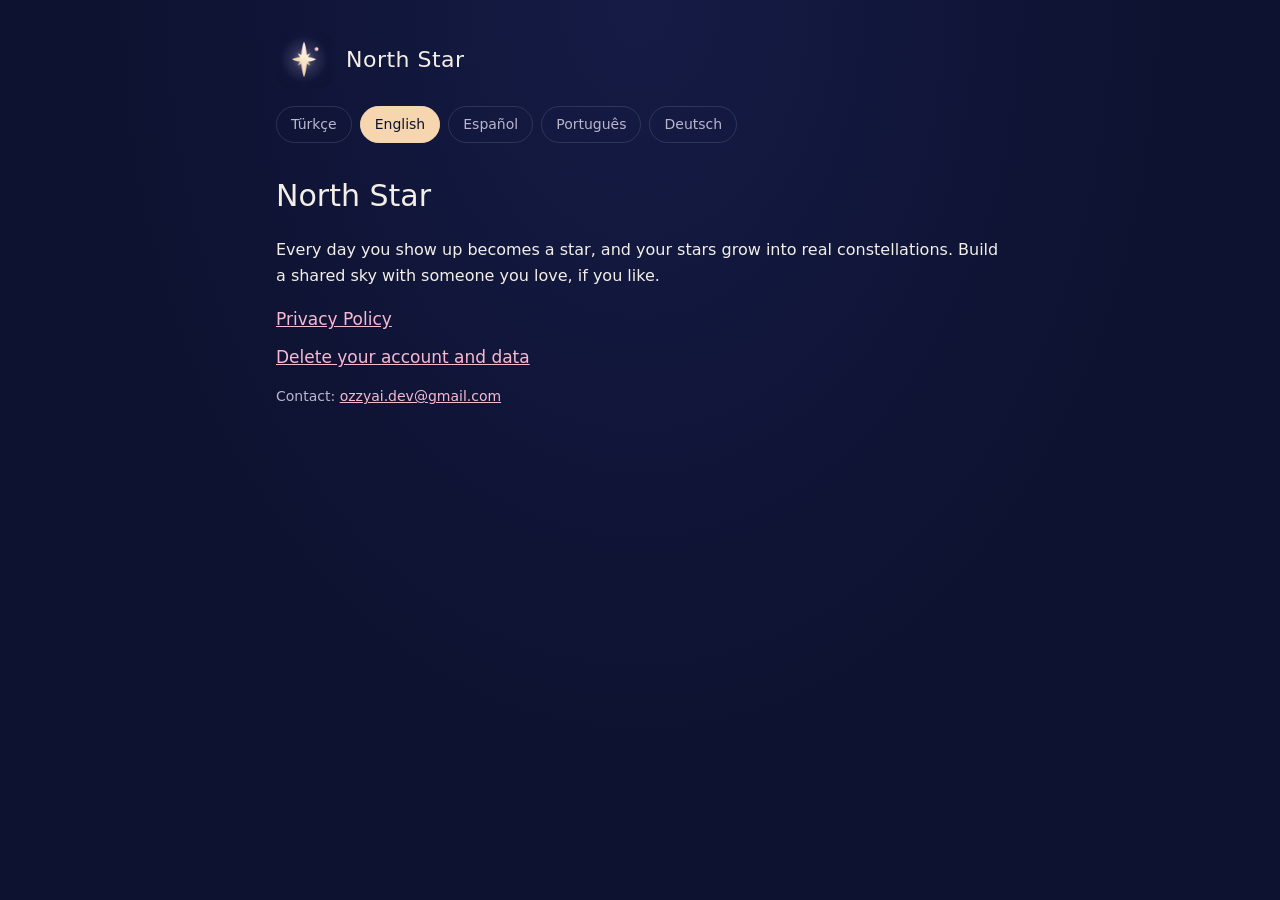
<file: index.html>
<!doctype html>
<html lang="en">
<head>
<meta charset="utf-8">
<meta name="viewport" content="width=device-width, initial-scale=1">
<title>North Star</title>
<link rel="icon" href="icon.png">
<link rel="stylesheet" href="style.css">
</head>
<body>
<main>
<header><img src="icon.png" alt=""><span class="name" data-appname>North Star</span></header>
<nav class="langs" aria-label="Language"></nav>

<section lang="tr">
<h1>Kutup Yıldızı</h1>
<p>Her gün yaptığın her şey bir yıldız olur; yıldızların gerçek takımyıldızlara dönüşür. İstersen sevdiğin biriyle ortak bir gökyüzü kurarsın.</p>
<div class="links"><a href="privacy.html?lang=tr">Gizlilik Politikası</a><a href="delete-account.html?lang=tr">Hesabını ve verilerini sil</a></div>
<p class="muted">İletişim: <a data-email></a></p>
</section>

<section lang="en">
<h1>North Star</h1>
<p>Every day you show up becomes a star, and your stars grow into real constellations. Build a shared sky with someone you love, if you like.</p>
<div class="links"><a href="privacy.html?lang=en">Privacy Policy</a><a href="delete-account.html?lang=en">Delete your account and data</a></div>
<p class="muted">Contact: <a data-email></a></p>
</section>

<section lang="es">
<h1>Estrella Polar</h1>
<p>Cada día que cumples se convierte en una estrella, y tus estrellas forman constelaciones reales. Si quieres, crea un cielo compartido con alguien que quieres.</p>
<div class="links"><a href="privacy.html?lang=es">Política de privacidad</a><a href="delete-account.html?lang=es">Eliminar tu cuenta y tus datos</a></div>
<p class="muted">Contacto: <a data-email></a></p>
</section>

<section lang="pt">
<h1>Estrela Polar</h1>
<p>Cada dia que você cumpre vira uma estrela, e suas estrelas formam constelações reais. Se quiser, crie um céu compartilhado com alguém que você ama.</p>
<div class="links"><a href="privacy.html?lang=pt">Política de privacidade</a><a href="delete-account.html?lang=pt">Excluir sua conta e seus dados</a></div>
<p class="muted">Contato: <a data-email></a></p>
</section>

<section lang="de">
<h1>Polarstern</h1>
<p>Jeder Tag, an dem du dranbleibst, wird zu einem Stern, und deine Sterne wachsen zu echten Sternbildern. Wenn du magst, baust du mit einem lieben Menschen einen gemeinsamen Himmel.</p>
<div class="links"><a href="privacy.html?lang=de">Datenschutzerklärung</a><a href="delete-account.html?lang=de">Konto und Daten löschen</a></div>
<p class="muted">Kontakt: <a data-email></a></p>
</section>
</main>
<script src="site.js"></script>
</body>
</html>
</file>
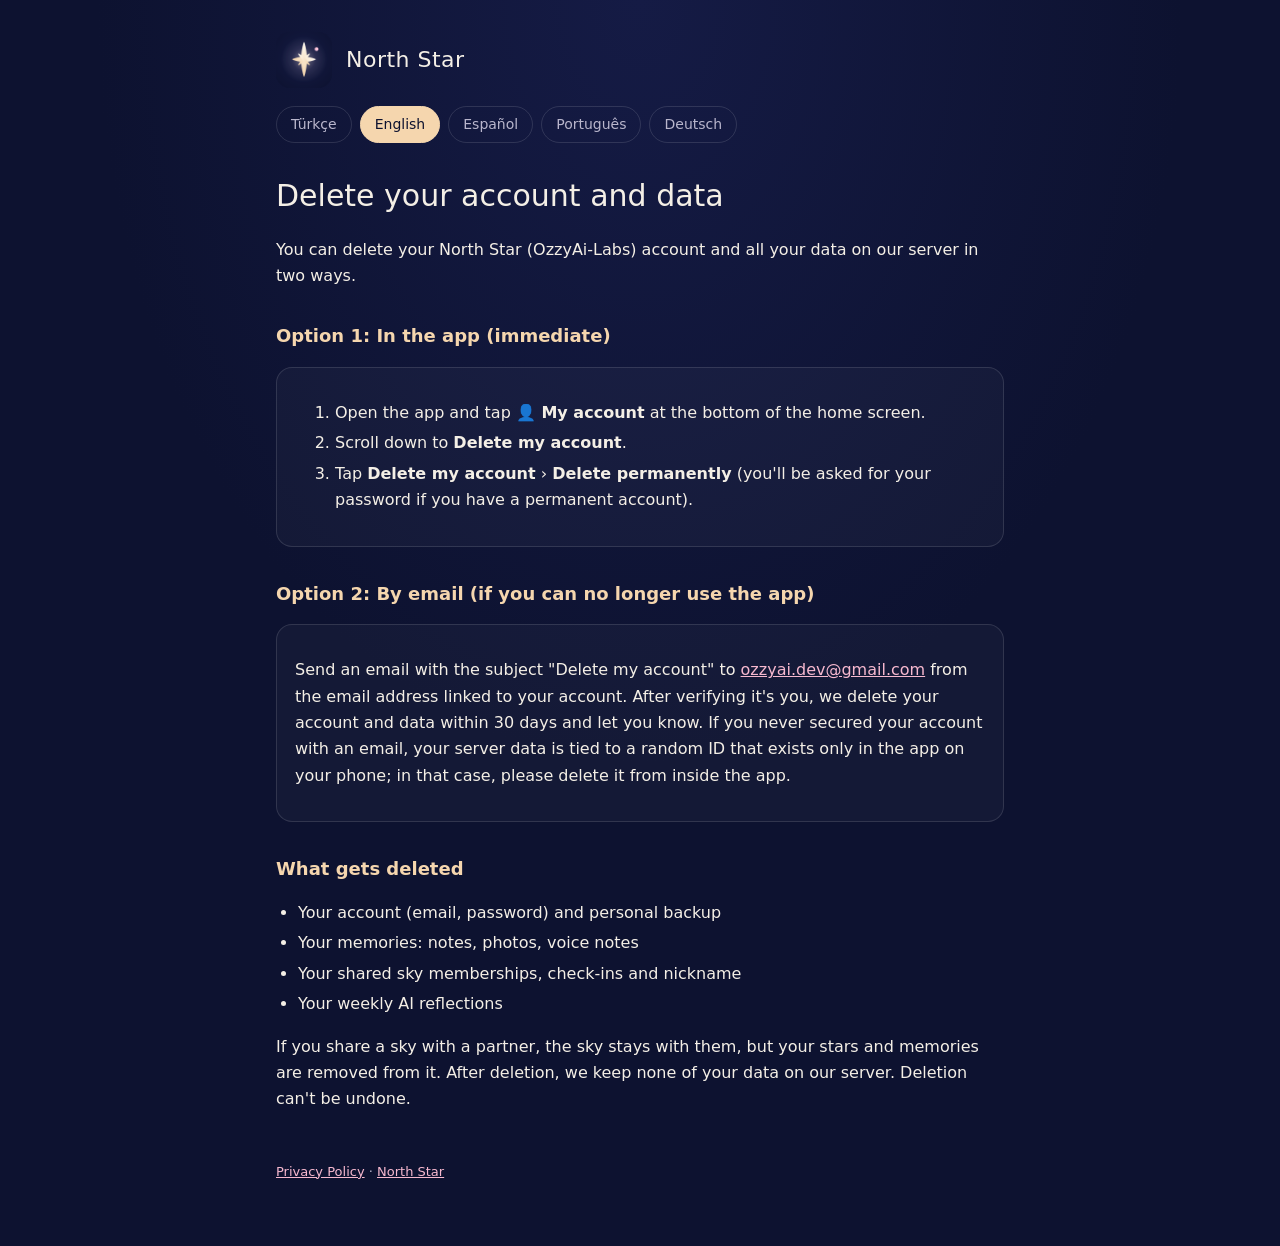
<file: delete-account.html>
<!doctype html>
<html lang="en">
<head>
<meta charset="utf-8">
<meta name="viewport" content="width=device-width, initial-scale=1">
<title>Delete your account · North Star</title>
<link rel="icon" href="icon.png">
<link rel="stylesheet" href="style.css">
</head>
<body>
<main>
<header><img src="icon.png" alt=""><span class="name" data-appname>North Star</span></header>
<nav class="langs" aria-label="Language"></nav>

<section lang="tr">
<h1>Hesabını ve verilerini sil</h1>
<p>Kutup Yıldızı (<span data-developer></span>) hesabını ve sunucudaki tüm verilerini iki yoldan silebilirsin.</p>

<h2>Yol 1: Uygulamanın içinden (hemen)</h2>
<div class="card">
<ol>
<li>Uygulamayı aç ve ana ekranın altındaki <strong>👤 Hesabım</strong>'a dokun.</li>
<li>En alttaki <strong>Hesabımı sil</strong> bölümüne in.</li>
<li><strong>Hesabımı sil</strong> › <strong>Kalıcı olarak sil</strong>'e dokun (kalıcı hesabın varsa şifren istenir).</li>
</ol>
</div>

<h2>Yol 2: E-postayla (uygulamayı artık kullanamıyorsan)</h2>
<div class="card">
<p><a data-email></a> adresine, hesabına bağlı e-posta adresinden "Hesabımı sil" konulu bir e-posta gönder. Kimliğini doğruladıktan sonra hesabını ve verilerini en geç 30 gün içinde siler, sana haber veririz. Hesabını e-postayla hiç güvenceye almadıysan, sunucudaki verilerin rastgele bir kimliğe bağlıdır ve bu kimlik sadece telefonundaki uygulamada bulunur; bu durumda silme işlemini uygulamanın içinden yapman gerekir.</p>
</div>

<h2>Neler silinir</h2>
<ul>
<li>Hesabın (e-posta, şifre) ve kişisel yedeğin</li>
<li>Anıların: notlar, fotoğraflar, ses kayıtları</li>
<li>Ortak gökyüzü üyeliklerin, işaretlerin ve takma adın</li>
<li>Yapay zekâ haftalık yorumların</li>
</ul>
<p>Ortak bir gökyüzünü bir partnerle paylaşıyorsan gökyüzü partnerinde kalır, ama senin yıldızların ve anıların oradan da silinir. Silme sonrasında sunucuda hiçbir verini tutmayız. Silme geri alınamaz.</p>
</section>

<section lang="en">
<h1>Delete your account and data</h1>
<p>You can delete your North Star (<span data-developer></span>) account and all your data on our server in two ways.</p>

<h2>Option 1: In the app (immediate)</h2>
<div class="card">
<ol>
<li>Open the app and tap <strong>👤 My account</strong> at the bottom of the home screen.</li>
<li>Scroll down to <strong>Delete my account</strong>.</li>
<li>Tap <strong>Delete my account</strong> › <strong>Delete permanently</strong> (you'll be asked for your password if you have a permanent account).</li>
</ol>
</div>

<h2>Option 2: By email (if you can no longer use the app)</h2>
<div class="card">
<p>Send an email with the subject "Delete my account" to <a data-email></a> from the email address linked to your account. After verifying it's you, we delete your account and data within 30 days and let you know. If you never secured your account with an email, your server data is tied to a random ID that exists only in the app on your phone; in that case, please delete it from inside the app.</p>
</div>

<h2>What gets deleted</h2>
<ul>
<li>Your account (email, password) and personal backup</li>
<li>Your memories: notes, photos, voice notes</li>
<li>Your shared sky memberships, check-ins and nickname</li>
<li>Your weekly AI reflections</li>
</ul>
<p>If you share a sky with a partner, the sky stays with them, but your stars and memories are removed from it. After deletion, we keep none of your data on our server. Deletion can't be undone.</p>
</section>

<section lang="es">
<h1>Eliminar tu cuenta y tus datos</h1>
<p>Puedes eliminar tu cuenta de Estrella Polar (<span data-developer></span>) y todos tus datos de nuestro servidor de dos maneras.</p>

<h2>Opción 1: En la app (inmediato)</h2>
<div class="card">
<ol>
<li>Abre la app y toca <strong>👤 Mi cuenta</strong> en la parte inferior de la pantalla principal.</li>
<li>Baja hasta <strong>Eliminar mi cuenta</strong>.</li>
<li>Toca <strong>Eliminar mi cuenta</strong> › <strong>Eliminar para siempre</strong> (si tienes una cuenta permanente, se te pedirá la contraseña).</li>
</ol>
</div>

<h2>Opción 2: Por correo (si ya no puedes usar la app)</h2>
<div class="card">
<p>Envía un correo con el asunto "Eliminar mi cuenta" a <a data-email></a> desde el correo vinculado a tu cuenta. Tras verificar tu identidad, eliminamos tu cuenta y tus datos en un plazo de 30 días y te avisamos. Si nunca aseguraste tu cuenta con un correo, tus datos en el servidor están ligados a un identificador aleatorio que solo existe en la app de tu teléfono; en ese caso, elimínala desde la app.</p>
</div>

<h2>Qué se elimina</h2>
<ul>
<li>Tu cuenta (correo, contraseña) y tu copia de seguridad</li>
<li>Tus recuerdos: notas, fotos, notas de voz</li>
<li>Tus cielos compartidos, marcas y apodo</li>
<li>Tus reflexiones semanales de la IA</li>
</ul>
<p>Si compartes un cielo con tu pareja, el cielo sigue con ella, pero tus estrellas y recuerdos se eliminan de él. Tras la eliminación, no conservamos ningún dato tuyo en el servidor. La eliminación no se puede deshacer.</p>
</section>

<section lang="pt">
<h1>Excluir sua conta e seus dados</h1>
<p>Você pode excluir sua conta do Estrela Polar (<span data-developer></span>) e todos os seus dados do nosso servidor de duas formas.</p>

<h2>Opção 1: No app (imediato)</h2>
<div class="card">
<ol>
<li>Abra o app e toque em <strong>👤 Minha conta</strong> na parte de baixo da tela inicial.</li>
<li>Role até <strong>Excluir minha conta</strong>.</li>
<li>Toque em <strong>Excluir minha conta</strong> › <strong>Excluir permanentemente</strong> (se você tiver uma conta permanente, sua senha será pedida).</li>
</ol>
</div>

<h2>Opção 2: Por e-mail (se você não consegue mais usar o app)</h2>
<div class="card">
<p>Envie um e-mail com o assunto "Excluir minha conta" para <a data-email></a> a partir do e-mail vinculado à sua conta. Após confirmar sua identidade, excluímos sua conta e seus dados em até 30 dias e avisamos você. Se você nunca protegeu sua conta com um e-mail, seus dados no servidor estão ligados a um identificador aleatório que só existe no app do seu celular; nesse caso, exclua pelo próprio app.</p>
</div>

<h2>O que é excluído</h2>
<ul>
<li>Sua conta (e-mail, senha) e seu backup</li>
<li>Suas memórias: notas, fotos, notas de voz</li>
<li>Seus céus compartilhados, marcações e apelido</li>
<li>Suas reflexões semanais da IA</li>
</ul>
<p>Se você compartilha um céu com um parceiro, o céu continua com ele, mas suas estrelas e memórias são removidas. Após a exclusão, não mantemos nenhum dado seu no servidor. A exclusão não pode ser desfeita.</p>
</section>

<section lang="de">
<h1>Konto und Daten löschen</h1>
<p>Du kannst dein Polarstern-Konto (<span data-developer></span>) und alle deine Daten auf unserem Server auf zwei Wegen löschen.</p>

<h2>Weg 1: In der App (sofort)</h2>
<div class="card">
<ol>
<li>Öffne die App und tippe unten auf dem Startbildschirm auf <strong>👤 Mein Konto</strong>.</li>
<li>Scrolle nach unten zu <strong>Mein Konto löschen</strong>.</li>
<li>Tippe auf <strong>Mein Konto löschen</strong> › <strong>Endgültig löschen</strong> (bei einem dauerhaften Konto wird dein Passwort abgefragt).</li>
</ol>
</div>

<h2>Weg 2: Per E-Mail (wenn du die App nicht mehr nutzen kannst)</h2>
<div class="card">
<p>Sende eine E-Mail mit dem Betreff „Konto löschen“ an <a data-email></a> von der E-Mail-Adresse, die mit deinem Konto verknüpft ist. Nachdem wir deine Identität geprüft haben, löschen wir dein Konto und deine Daten innerhalb von 30 Tagen und geben dir Bescheid. Hast du dein Konto nie mit einer E-Mail gesichert, sind deine Serverdaten mit einer zufälligen Kennung verknüpft, die nur in der App auf deinem Telefon existiert; lösche sie in diesem Fall bitte in der App.</p>
</div>

<h2>Was gelöscht wird</h2>
<ul>
<li>Dein Konto (E-Mail, Passwort) und dein Backup</li>
<li>Deine Erinnerungen: Notizen, Fotos, Sprachnotizen</li>
<li>Deine gemeinsamen Himmel, Markierungen und dein Spitzname</li>
<li>Deine wöchentlichen KI-Rückblicke</li>
</ul>
<p>Teilst du einen Himmel mit einem Partner, bleibt der Himmel bei ihm, aber deine Sterne und Erinnerungen werden daraus entfernt. Nach der Löschung behalten wir keine deiner Daten auf dem Server. Die Löschung kann nicht rückgängig gemacht werden.</p>
</section>

<footer><a href="privacy.html" data-privacy>Privacy</a> · <a href="index.html" data-appname>North Star</a></footer>
</main>
<script src="site.js"></script>
</body>
</html>
</file>
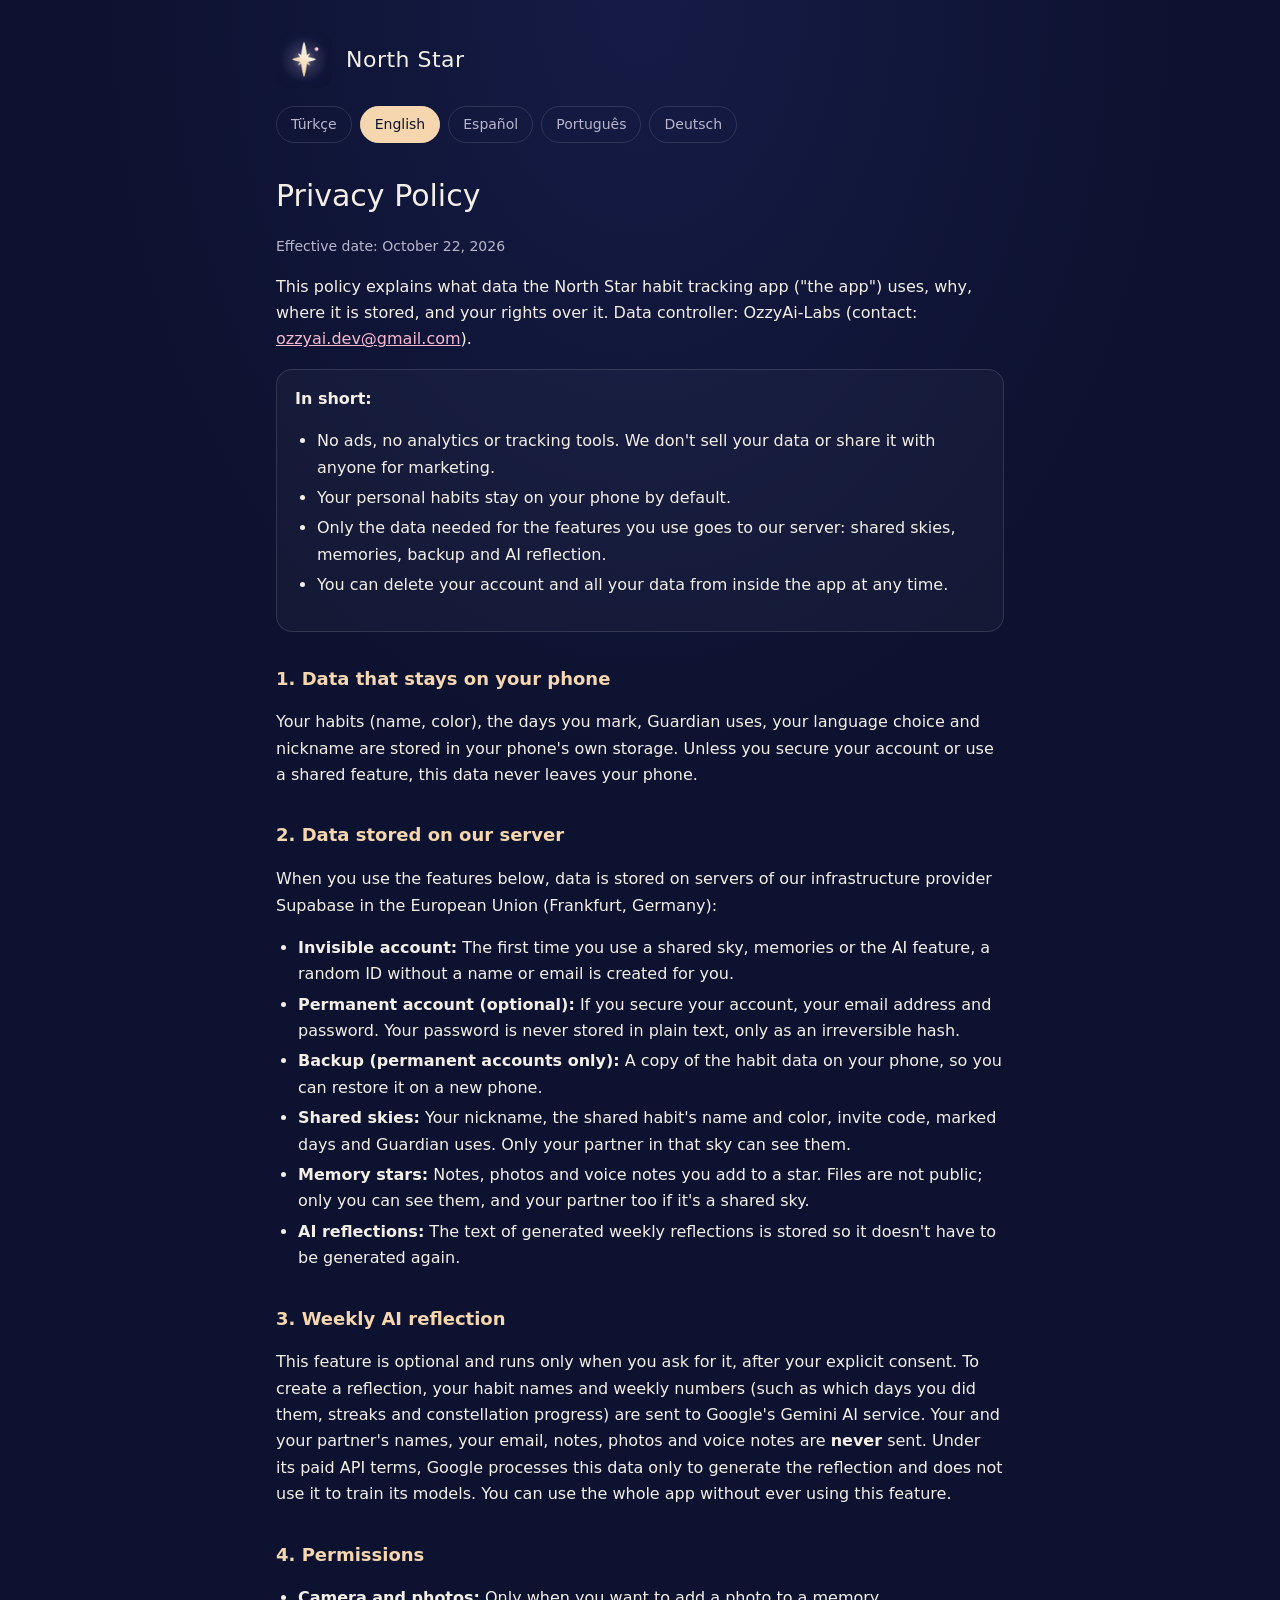
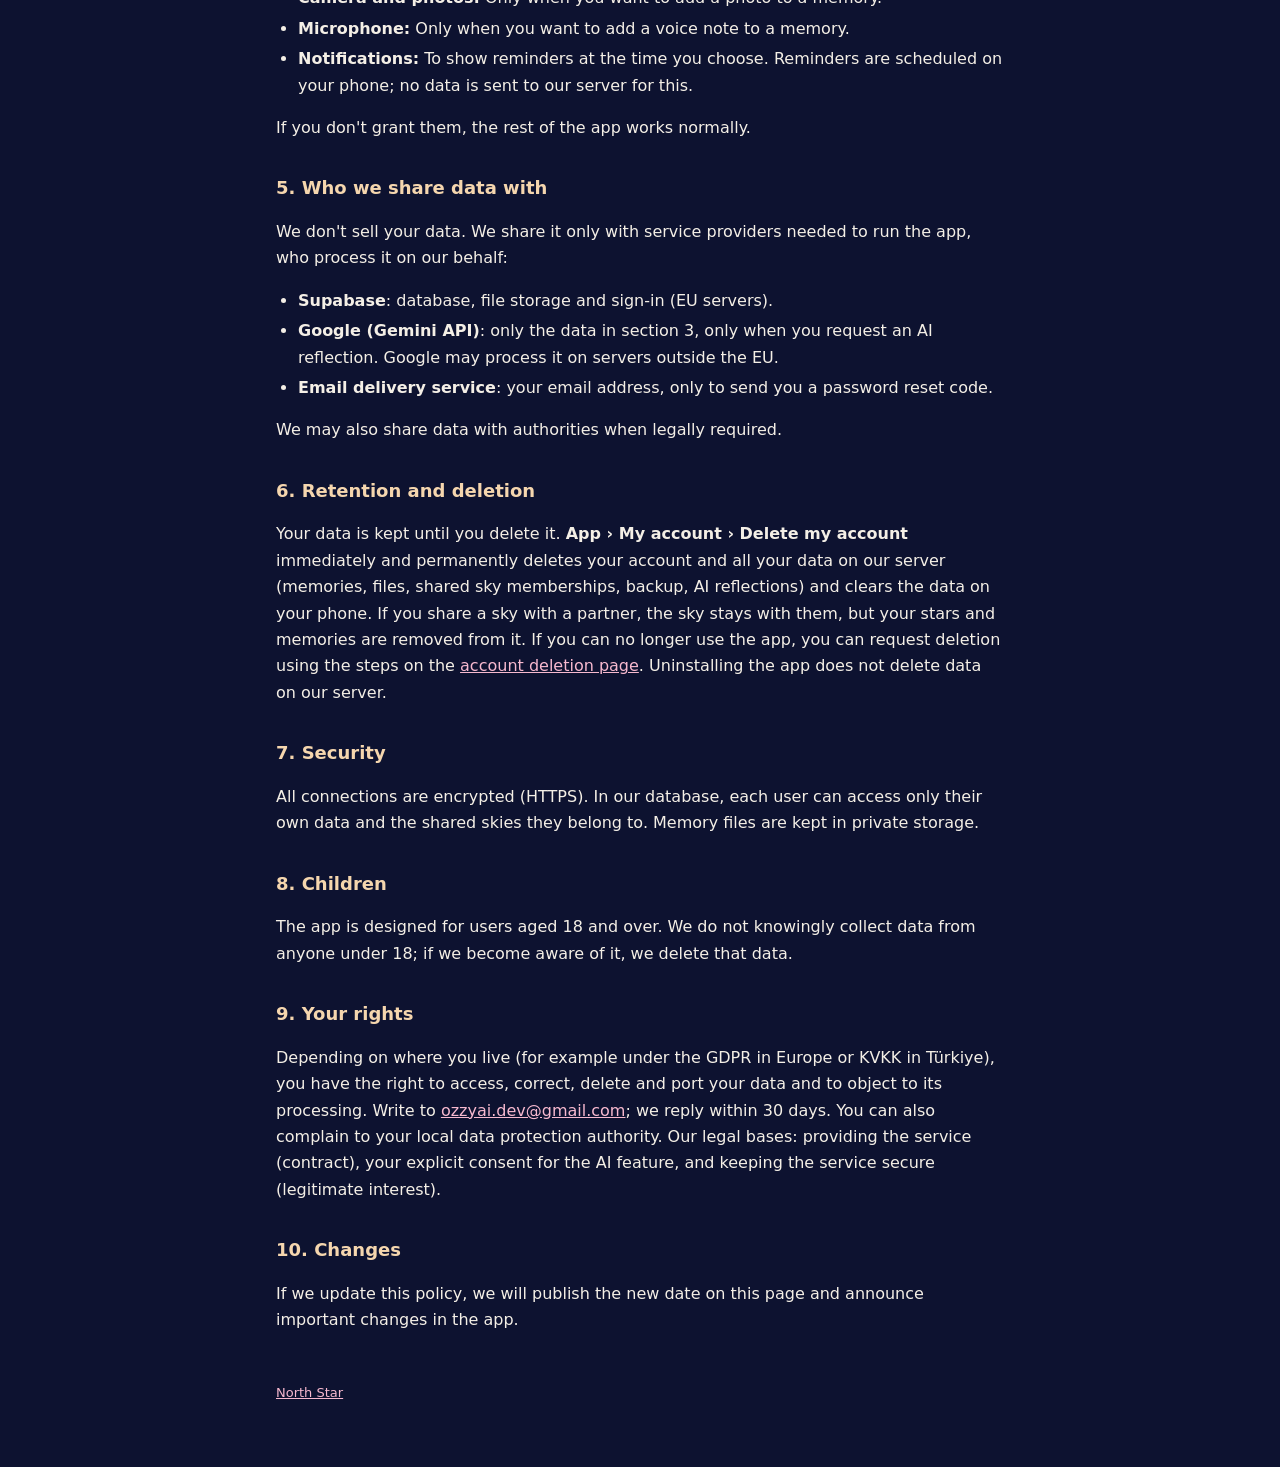
<file: privacy.html>
<!doctype html>
<html lang="en">
<head>
<meta charset="utf-8">
<meta name="viewport" content="width=device-width, initial-scale=1">
<title>Privacy Policy · North Star</title>
<link rel="icon" href="icon.png">
<link rel="stylesheet" href="style.css">
</head>
<body>
<main>
<header><img src="icon.png" alt=""><span class="name" data-appname>North Star</span></header>
<nav class="langs" aria-label="Language"></nav>

<!-- ============================ TÜRKÇE ============================ -->
<section lang="tr">
<h1>Gizlilik Politikası</h1>
<p class="muted">Yürürlük tarihi: 22 Ekim 2026</p>

<p>Bu politika, Kutup Yıldızı alışkanlık takip uygulamasının ("uygulama") hangi verileri neden kullandığını, nerede sakladığını ve senin bu veriler üzerindeki haklarını açıklar. Veri sorumlusu: <span data-developer></span> (iletişim: <a data-email></a>).</p>

<div class="card">
<strong>Kısaca:</strong>
<ul>
<li>Reklam yok, analiz ya da takip aracı yok. Verilerini satmayız ve kimseyle pazarlama için paylaşmayız.</li>
<li>Kişisel alışkanlıkların varsayılan olarak sadece telefonunda durur.</li>
<li>Sunucuya sadece kullandığın özelliklerin gerektirdiği veriler gider: ortak gökyüzü, anılar, yedek ve yapay zekâ yorumu.</li>
<li>Hesabını ve tüm verilerini istediğin an uygulamanın içinden silebilirsin.</li>
</ul>
</div>

<h2>1. Telefonunda kalan veriler</h2>
<p>Alışkanlıkların (ad, renk), işaretlediğin günler, Koruyucu kullanımların, dil seçimin ve takma adın telefonunun kendi hafızasında saklanır. Hesabını güvenceye almadıysan ve ortak bir özellik kullanmadıysan bu veriler telefonundan çıkmaz.</p>

<h2>2. Sunucuda saklanan veriler</h2>
<p>Aşağıdaki özellikleri kullandığında veriler, altyapı sağlayıcımız Supabase'in Avrupa Birliği'ndeki (Frankfurt, Almanya) sunucularında saklanır:</p>
<ul>
<li><strong>Görünmez hesap:</strong> Ortak gökyüzü, anı ya da yapay zekâ özelliğini ilk kullandığında senin için adı ve e-postası olmayan rastgele bir kimlik oluşturulur.</li>
<li><strong>Kalıcı hesap (isteğe bağlı):</strong> Hesabını güvenceye alırsan e-posta adresin ve şifren. Şifren düz metin olarak değil, geri döndürülemez biçimde şifrelenmiş (hash) olarak saklanır.</li>
<li><strong>Yedek (sadece kalıcı hesapta):</strong> Telefondaki alışkanlık verilerinin bir kopyası; telefon değiştirdiğinde geri yükleyebilmen için.</li>
<li><strong>Ortak gökyüzü:</strong> Takma adın, ortak alışkanlığın adı ve rengi, davet kodu, işaretlenen günler ve Koruyucu kullanımları. Bunları sadece o gökyüzündeki partnerin görebilir.</li>
<li><strong>Anı yıldızları:</strong> Bir yıldıza eklediğin not, fotoğraf ve ses kaydı. Dosyalar herkese açık değildir; sadece sen görebilirsin, ortak bir gökyüzündeyse partnerin de görebilir.</li>
<li><strong>Yapay zekâ yorumları:</strong> Oluşturulan haftalık yorumun metni, aynı yorumu tekrar istediğinde yeniden oluşturmamak için saklanır.</li>
</ul>

<h2>3. Yapay zekâ ile haftalık yorum</h2>
<p>Bu özellik isteğe bağlıdır ve sadece sen istediğinde, açık iznini aldıktan sonra çalışır. Yorum oluşturmak için alışkanlıklarının adları ve haftalık sayıları (hangi günler yaptığın, seri, takımyıldız ilerlemesi gibi) Google'ın Gemini yapay zekâ hizmetine gönderilir. Senin ve partnerinin adı, e-postan, notların, fotoğrafların ve ses kayıtların <strong>asla</strong> gönderilmez. Google bu verileri ücretli API koşulları kapsamında yalnızca yorumu oluşturmak için işler ve modellerini eğitmek için kullanmaz. Bu özelliği hiç kullanmadan uygulamanın tamamını kullanabilirsin.</p>

<h2>4. İzinler</h2>
<ul>
<li><strong>Kamera ve fotoğraflar:</strong> Sadece bir anıya fotoğraf eklemek istediğinde.</li>
<li><strong>Mikrofon:</strong> Sadece bir anıya ses kaydı eklemek istediğinde.</li>
<li><strong>Bildirimler:</strong> Seçtiğin saatte hatırlatma göstermek için. Hatırlatmalar telefonunda kurulur; bunun için sunucuya veri gönderilmez.</li>
</ul>
<p>İzin vermezsen uygulamanın geri kalanı normal çalışır.</p>

<h2>5. Verileri kimlerle paylaşıyoruz</h2>
<p>Verilerini satmayız. Sadece uygulamayı çalıştırmak için gereken hizmet sağlayıcılarıyla, bizim adımıza işlemeleri için paylaşırız:</p>
<ul>
<li><strong>Supabase</strong>: veritabanı, dosya deposu ve oturum açma (AB sunucuları).</li>
<li><strong>Google (Gemini API)</strong>: sadece yapay zekâ yorumunu istediğinde, 3. maddedeki veriler. Google bu verileri AB dışındaki sunucularda işleyebilir.</li>
<li><strong>E-posta gönderim hizmeti</strong>: sadece şifre sıfırlama kodunu e-postana göndermek için e-posta adresin.</li>
</ul>
<p>Ayrıca yasal bir zorunluluk olduğunda verileri yetkili makamlarla paylaşabiliriz.</p>

<h2>6. Saklama süresi ve silme</h2>
<p>Verilerin, sen silene kadar saklanır. <strong>Uygulama › Hesabım › Hesabımı sil</strong> ile hesabın ve sunucudaki tüm verilerin (anılar, dosyalar, ortak gökyüzü üyelikleri, yedek, yapay zekâ yorumları) hemen ve kalıcı olarak silinir; telefondaki veriler de temizlenir. Ortak bir gökyüzünü partnerinle paylaşıyorsan gökyüzü partnerinde kalır, ama senin yıldızların ve anıların oradan da silinir. Uygulamayı artık kullanamıyorsan <a href="delete-account.html">hesap silme sayfasındaki</a> adımlarla silme isteyebilirsin. Uygulamayı telefondan kaldırmak, sunucudaki verileri silmez.</p>

<h2>7. Güvenlik</h2>
<p>Tüm bağlantılar şifrelidir (HTTPS). Veritabanında her kullanıcı sadece kendi verisine ve dahil olduğu ortak gökyüzlerine erişebilir. Anı dosyaları gizli bir depoda tutulur.</p>

<h2>8. Çocuklar</h2>
<p>Uygulama 18 yaş ve üzeri kullanıcılar için tasarlanmıştır. 18 yaşından küçüklerden bilerek veri toplamayız; böyle bir durumu fark edersek ilgili verileri sileriz.</p>

<h2>9. Hakların</h2>
<p>Bulunduğun yere göre (Türkiye'de KVKK, Avrupa'da GDPR gibi) verilerine erişme, düzeltme, silme, taşıma ve işlenmesine itiraz etme hakların vardır. Bunun için <a data-email></a> adresine yazabilirsin; en geç 30 gün içinde yanıt veririz. Ayrıca bulunduğun ülkenin veri koruma kurumuna (Türkiye'de Kişisel Verileri Koruma Kurumu) şikâyette bulunabilirsin. Verileri işleme dayanağımız: hizmeti sunmak (sözleşme), yapay zekâ özelliği için açık rızan ve güvenliği sağlamak (meşru menfaat).</p>

<h2>10. Değişiklikler</h2>
<p>Bu politikayı güncellersek yeni tarihi bu sayfada yayımlarız; önemli değişiklikleri uygulama içinde de bildiririz.</p>
</section>

<!-- ============================ ENGLISH ============================ -->
<section lang="en">
<h1>Privacy Policy</h1>
<p class="muted">Effective date: October 22, 2026</p>

<p>This policy explains what data the North Star habit tracking app ("the app") uses, why, where it is stored, and your rights over it. Data controller: <span data-developer></span> (contact: <a data-email></a>).</p>

<div class="card">
<strong>In short:</strong>
<ul>
<li>No ads, no analytics or tracking tools. We don't sell your data or share it with anyone for marketing.</li>
<li>Your personal habits stay on your phone by default.</li>
<li>Only the data needed for the features you use goes to our server: shared skies, memories, backup and AI reflection.</li>
<li>You can delete your account and all your data from inside the app at any time.</li>
</ul>
</div>

<h2>1. Data that stays on your phone</h2>
<p>Your habits (name, color), the days you mark, Guardian uses, your language choice and nickname are stored in your phone's own storage. Unless you secure your account or use a shared feature, this data never leaves your phone.</p>

<h2>2. Data stored on our server</h2>
<p>When you use the features below, data is stored on servers of our infrastructure provider Supabase in the European Union (Frankfurt, Germany):</p>
<ul>
<li><strong>Invisible account:</strong> The first time you use a shared sky, memories or the AI feature, a random ID without a name or email is created for you.</li>
<li><strong>Permanent account (optional):</strong> If you secure your account, your email address and password. Your password is never stored in plain text, only as an irreversible hash.</li>
<li><strong>Backup (permanent accounts only):</strong> A copy of the habit data on your phone, so you can restore it on a new phone.</li>
<li><strong>Shared skies:</strong> Your nickname, the shared habit's name and color, invite code, marked days and Guardian uses. Only your partner in that sky can see them.</li>
<li><strong>Memory stars:</strong> Notes, photos and voice notes you add to a star. Files are not public; only you can see them, and your partner too if it's a shared sky.</li>
<li><strong>AI reflections:</strong> The text of generated weekly reflections is stored so it doesn't have to be generated again.</li>
</ul>

<h2>3. Weekly AI reflection</h2>
<p>This feature is optional and runs only when you ask for it, after your explicit consent. To create a reflection, your habit names and weekly numbers (such as which days you did them, streaks and constellation progress) are sent to Google's Gemini AI service. Your and your partner's names, your email, notes, photos and voice notes are <strong>never</strong> sent. Under its paid API terms, Google processes this data only to generate the reflection and does not use it to train its models. You can use the whole app without ever using this feature.</p>

<h2>4. Permissions</h2>
<ul>
<li><strong>Camera and photos:</strong> Only when you want to add a photo to a memory.</li>
<li><strong>Microphone:</strong> Only when you want to add a voice note to a memory.</li>
<li><strong>Notifications:</strong> To show reminders at the time you choose. Reminders are scheduled on your phone; no data is sent to our server for this.</li>
</ul>
<p>If you don't grant them, the rest of the app works normally.</p>

<h2>5. Who we share data with</h2>
<p>We don't sell your data. We share it only with service providers needed to run the app, who process it on our behalf:</p>
<ul>
<li><strong>Supabase</strong>: database, file storage and sign-in (EU servers).</li>
<li><strong>Google (Gemini API)</strong>: only the data in section 3, only when you request an AI reflection. Google may process it on servers outside the EU.</li>
<li><strong>Email delivery service</strong>: your email address, only to send you a password reset code.</li>
</ul>
<p>We may also share data with authorities when legally required.</p>

<h2>6. Retention and deletion</h2>
<p>Your data is kept until you delete it. <strong>App › My account › Delete my account</strong> immediately and permanently deletes your account and all your data on our server (memories, files, shared sky memberships, backup, AI reflections) and clears the data on your phone. If you share a sky with a partner, the sky stays with them, but your stars and memories are removed from it. If you can no longer use the app, you can request deletion using the steps on the <a href="delete-account.html">account deletion page</a>. Uninstalling the app does not delete data on our server.</p>

<h2>7. Security</h2>
<p>All connections are encrypted (HTTPS). In our database, each user can access only their own data and the shared skies they belong to. Memory files are kept in private storage.</p>

<h2>8. Children</h2>
<p>The app is designed for users aged 18 and over. We do not knowingly collect data from anyone under 18; if we become aware of it, we delete that data.</p>

<h2>9. Your rights</h2>
<p>Depending on where you live (for example under the GDPR in Europe or KVKK in Türkiye), you have the right to access, correct, delete and port your data and to object to its processing. Write to <a data-email></a>; we reply within 30 days. You can also complain to your local data protection authority. Our legal bases: providing the service (contract), your explicit consent for the AI feature, and keeping the service secure (legitimate interest).</p>

<h2>10. Changes</h2>
<p>If we update this policy, we will publish the new date on this page and announce important changes in the app.</p>
</section>

<!-- ============================ ESPAÑOL ============================ -->
<section lang="es">
<h1>Política de privacidad</h1>
<p class="muted">Fecha de entrada en vigor: 22 de octubre de 2026</p>

<p>Esta política explica qué datos usa la app de seguimiento de hábitos Estrella Polar ("la app"), por qué, dónde se guardan y cuáles son tus derechos sobre ellos. Responsable del tratamiento: <span data-developer></span> (contacto: <a data-email></a>).</p>

<div class="card">
<strong>En resumen:</strong>
<ul>
<li>Sin anuncios ni herramientas de análisis o seguimiento. No vendemos tus datos ni los compartimos con nadie con fines de marketing.</li>
<li>Tus hábitos personales se quedan en tu teléfono de forma predeterminada.</li>
<li>Solo llegan a nuestro servidor los datos que necesitan las funciones que usas: cielos compartidos, recuerdos, copia de seguridad y reflexión de la IA.</li>
<li>Puedes eliminar tu cuenta y todos tus datos desde la app en cualquier momento.</li>
</ul>
</div>

<h2>1. Datos que se quedan en tu teléfono</h2>
<p>Tus hábitos (nombre, color), los días que marcas, los usos del Guardián, tu idioma y tu apodo se guardan en el almacenamiento de tu teléfono. Si no aseguras tu cuenta ni usas una función compartida, estos datos no salen de tu teléfono.</p>

<h2>2. Datos guardados en nuestro servidor</h2>
<p>Cuando usas las funciones siguientes, los datos se guardan en servidores de nuestro proveedor de infraestructura Supabase en la Unión Europea (Fráncfort, Alemania):</p>
<ul>
<li><strong>Cuenta invisible:</strong> La primera vez que usas un cielo compartido, los recuerdos o la IA, se crea para ti un identificador aleatorio sin nombre ni correo.</li>
<li><strong>Cuenta permanente (opcional):</strong> Si aseguras tu cuenta, tu correo electrónico y tu contraseña. La contraseña nunca se guarda en texto plano, solo como un hash irreversible.</li>
<li><strong>Copia de seguridad (solo cuentas permanentes):</strong> Una copia de los datos de hábitos de tu teléfono, para restaurarlos en un teléfono nuevo.</li>
<li><strong>Cielos compartidos:</strong> Tu apodo, el nombre y color del hábito compartido, el código de invitación, los días marcados y los usos del Guardián. Solo tu pareja en ese cielo puede verlos.</li>
<li><strong>Estrellas de recuerdo:</strong> Notas, fotos y notas de voz que añades a una estrella. Los archivos no son públicos; solo tú puedes verlos, y también tu pareja si es un cielo compartido.</li>
<li><strong>Reflexiones de la IA:</strong> El texto de las reflexiones semanales se guarda para no tener que generarlas de nuevo.</li>
</ul>

<h2>3. Reflexión semanal con IA</h2>
<p>Esta función es opcional y solo funciona cuando la pides, después de tu consentimiento explícito. Para crear la reflexión, los nombres de tus hábitos y tus datos semanales (qué días los hiciste, rachas, progreso de constelaciones) se envían al servicio de IA Gemini de Google. Tu nombre y el de tu pareja, tu correo, tus notas, fotos y notas de voz <strong>nunca</strong> se envían. Según sus condiciones de API de pago, Google trata estos datos solo para generar la reflexión y no los usa para entrenar sus modelos. Puedes usar toda la app sin usar nunca esta función.</p>

<h2>4. Permisos</h2>
<ul>
<li><strong>Cámara y fotos:</strong> Solo cuando quieres añadir una foto a un recuerdo.</li>
<li><strong>Micrófono:</strong> Solo cuando quieres añadir una nota de voz a un recuerdo.</li>
<li><strong>Notificaciones:</strong> Para mostrar recordatorios a la hora que elijas. Los recordatorios se programan en tu teléfono; para ello no se envían datos a nuestro servidor.</li>
</ul>
<p>Si no los concedes, el resto de la app funciona con normalidad.</p>

<h2>5. Con quién compartimos los datos</h2>
<p>No vendemos tus datos. Solo los compartimos con los proveedores necesarios para que la app funcione, que los tratan en nuestro nombre:</p>
<ul>
<li><strong>Supabase</strong>: base de datos, almacenamiento de archivos e inicio de sesión (servidores en la UE).</li>
<li><strong>Google (API de Gemini)</strong>: solo los datos de la sección 3, solo cuando pides una reflexión. Google puede tratarlos en servidores fuera de la UE.</li>
<li><strong>Servicio de envío de correo</strong>: tu correo, solo para enviarte un código de restablecimiento de contraseña.</li>
</ul>
<p>También podemos compartir datos con las autoridades cuando la ley lo exija.</p>

<h2>6. Conservación y eliminación</h2>
<p>Tus datos se conservan hasta que los eliminas. <strong>App › Mi cuenta › Eliminar mi cuenta</strong> elimina de inmediato y para siempre tu cuenta y todos tus datos en nuestro servidor (recuerdos, archivos, cielos compartidos, copia de seguridad, reflexiones de la IA) y borra los datos de tu teléfono. Si compartes un cielo con tu pareja, el cielo sigue con ella, pero tus estrellas y recuerdos se eliminan de él. Si ya no puedes usar la app, puedes solicitar la eliminación siguiendo la <a href="delete-account.html">página de eliminación de cuenta</a>. Desinstalar la app no elimina los datos de nuestro servidor.</p>

<h2>7. Seguridad</h2>
<p>Todas las conexiones están cifradas (HTTPS). En nuestra base de datos, cada usuario solo puede acceder a sus propios datos y a los cielos compartidos de los que forma parte. Los archivos de recuerdos se guardan en un almacenamiento privado.</p>

<h2>8. Menores</h2>
<p>La app está pensada para personas de 18 años o más. No recopilamos a sabiendas datos de menores de 18 años; si lo detectamos, eliminamos esos datos.</p>

<h2>9. Tus derechos</h2>
<p>Según dónde vivas (por ejemplo, el RGPD en Europa), tienes derecho a acceder, rectificar, suprimir y portar tus datos y a oponerte a su tratamiento. Escribe a <a data-email></a>; respondemos en un plazo de 30 días. También puedes presentar una reclamación ante tu autoridad de protección de datos. Bases legales: prestar el servicio (contrato), tu consentimiento explícito para la función de IA y mantener el servicio seguro (interés legítimo).</p>

<h2>10. Cambios</h2>
<p>Si actualizamos esta política, publicaremos la nueva fecha en esta página y avisaremos de los cambios importantes en la app.</p>
</section>

<!-- ============================ PORTUGUÊS ============================ -->
<section lang="pt">
<h1>Política de privacidade</h1>
<p class="muted">Data de vigência: 22 de outubro de 2026</p>

<p>Esta política explica quais dados o app de acompanhamento de hábitos Estrela Polar ("o app") usa, por quê, onde são armazenados e quais são os seus direitos sobre eles. Controlador dos dados: <span data-developer></span> (contato: <a data-email></a>).</p>

<div class="card">
<strong>Resumindo:</strong>
<ul>
<li>Sem anúncios, sem ferramentas de análise ou rastreamento. Não vendemos seus dados nem os compartilhamos com ninguém para marketing.</li>
<li>Seus hábitos pessoais ficam no seu celular por padrão.</li>
<li>Só vão para o nosso servidor os dados necessários para os recursos que você usa: céus compartilhados, memórias, backup e reflexão da IA.</li>
<li>Você pode excluir sua conta e todos os seus dados pelo próprio app a qualquer momento.</li>
</ul>
</div>

<h2>1. Dados que ficam no seu celular</h2>
<p>Seus hábitos (nome, cor), os dias que você marca, os usos do Guardião, seu idioma e seu apelido ficam no armazenamento do seu celular. Se você não proteger sua conta nem usar um recurso compartilhado, esses dados não saem do seu celular.</p>

<h2>2. Dados armazenados no nosso servidor</h2>
<p>Quando você usa os recursos abaixo, os dados são armazenados em servidores do nosso provedor de infraestrutura Supabase na União Europeia (Frankfurt, Alemanha):</p>
<ul>
<li><strong>Conta invisível:</strong> Na primeira vez que você usa um céu compartilhado, memórias ou a IA, é criado um identificador aleatório sem nome nem e-mail.</li>
<li><strong>Conta permanente (opcional):</strong> Se você proteger sua conta, seu e-mail e sua senha. A senha nunca é armazenada em texto simples, apenas como um hash irreversível.</li>
<li><strong>Backup (apenas contas permanentes):</strong> Uma cópia dos dados de hábitos do seu celular, para restaurá-los em um celular novo.</li>
<li><strong>Céus compartilhados:</strong> Seu apelido, o nome e a cor do hábito compartilhado, o código de convite, os dias marcados e os usos do Guardião. Só seu parceiro nesse céu pode vê-los.</li>
<li><strong>Estrelas de memória:</strong> Notas, fotos e notas de voz que você adiciona a uma estrela. Os arquivos não são públicos; só você pode vê-los, e também seu parceiro se for um céu compartilhado.</li>
<li><strong>Reflexões da IA:</strong> O texto das reflexões semanais é armazenado para não precisar gerá-las de novo.</li>
</ul>

<h2>3. Reflexão semanal com IA</h2>
<p>Este recurso é opcional e só funciona quando você pede, após o seu consentimento explícito. Para criar a reflexão, os nomes dos seus hábitos e seus dados semanais (em quais dias você os fez, sequências, progresso das constelações) são enviados ao serviço de IA Gemini do Google. Seu nome e o do seu parceiro, seu e-mail, suas notas, fotos e notas de voz <strong>nunca</strong> são enviados. Pelos termos da API paga, o Google processa esses dados apenas para gerar a reflexão e não os usa para treinar seus modelos. Você pode usar o app inteiro sem nunca usar este recurso.</p>

<h2>4. Permissões</h2>
<ul>
<li><strong>Câmera e fotos:</strong> Só quando você quer adicionar uma foto a uma memória.</li>
<li><strong>Microfone:</strong> Só quando você quer adicionar uma nota de voz a uma memória.</li>
<li><strong>Notificações:</strong> Para mostrar lembretes no horário que você escolher. Os lembretes são agendados no seu celular; nenhum dado é enviado ao nosso servidor para isso.</li>
</ul>
<p>Se você não as conceder, o restante do app funciona normalmente.</p>

<h2>5. Com quem compartilhamos dados</h2>
<p>Não vendemos seus dados. Só os compartilhamos com os provedores necessários para o app funcionar, que os processam em nosso nome:</p>
<ul>
<li><strong>Supabase</strong>: banco de dados, armazenamento de arquivos e login (servidores na UE).</li>
<li><strong>Google (API Gemini)</strong>: só os dados da seção 3, só quando você pede uma reflexão. O Google pode processá-los em servidores fora da UE.</li>
<li><strong>Serviço de envio de e-mail</strong>: seu e-mail, só para enviar um código de redefinição de senha.</li>
</ul>
<p>Também podemos compartilhar dados com autoridades quando exigido por lei.</p>

<h2>6. Retenção e exclusão</h2>
<p>Seus dados são mantidos até você excluí-los. <strong>App › Minha conta › Excluir minha conta</strong> exclui imediata e permanentemente sua conta e todos os seus dados no nosso servidor (memórias, arquivos, céus compartilhados, backup, reflexões da IA) e limpa os dados do seu celular. Se você compartilha um céu com um parceiro, o céu continua com ele, mas suas estrelas e memórias são removidas. Se você não consegue mais usar o app, pode solicitar a exclusão seguindo a <a href="delete-account.html">página de exclusão de conta</a>. Desinstalar o app não exclui os dados do nosso servidor.</p>

<h2>7. Segurança</h2>
<p>Todas as conexões são criptografadas (HTTPS). No nosso banco de dados, cada usuário só acessa os próprios dados e os céus compartilhados dos quais participa. Os arquivos de memórias ficam em armazenamento privado.</p>

<h2>8. Crianças</h2>
<p>O app é destinado a pessoas com 18 anos ou mais. Não coletamos intencionalmente dados de menores de 18 anos; se identificarmos isso, excluímos esses dados.</p>

<h2>9. Seus direitos</h2>
<p>Dependendo de onde você mora (por exemplo, pela LGPD no Brasil ou pelo RGPD na Europa), você tem direito de acessar, corrigir, excluir e portar seus dados e de se opor ao tratamento. Escreva para <a data-email></a>; respondemos em até 30 dias. Você também pode reclamar à autoridade de proteção de dados do seu país (no Brasil, a ANPD). Bases legais: prestar o serviço (contrato), seu consentimento explícito para o recurso de IA e manter o serviço seguro (legítimo interesse).</p>

<h2>10. Alterações</h2>
<p>Se atualizarmos esta política, publicaremos a nova data nesta página e avisaremos sobre mudanças importantes no app.</p>
</section>

<!-- ============================ DEUTSCH ============================ -->
<section lang="de">
<h1>Datenschutzerklärung</h1>
<p class="muted">Gültig ab: 22. Oktober 2026</p>

<p>Diese Erklärung beschreibt, welche Daten die Gewohnheits-App Polarstern („die App“) verwendet, warum, wo sie gespeichert werden und welche Rechte du daran hast. Verantwortlich: <span data-developer></span> (Kontakt: <a data-email></a>).</p>

<div class="card">
<strong>Kurz gesagt:</strong>
<ul>
<li>Keine Werbung, keine Analyse- oder Tracking-Tools. Wir verkaufen deine Daten nicht und geben sie niemandem für Werbezwecke weiter.</li>
<li>Deine persönlichen Gewohnheiten bleiben standardmäßig auf deinem Telefon.</li>
<li>Auf unseren Server gelangen nur die Daten, die die von dir genutzten Funktionen brauchen: gemeinsame Himmel, Erinnerungen, Backup und KI-Rückblick.</li>
<li>Du kannst dein Konto und alle deine Daten jederzeit in der App löschen.</li>
</ul>
</div>

<h2>1. Daten auf deinem Telefon</h2>
<p>Deine Gewohnheiten (Name, Farbe), markierte Tage, Hüter-Nutzungen, deine Sprache und dein Spitzname werden im Speicher deines Telefons gespeichert. Solange du dein Konto nicht sicherst und keine gemeinsame Funktion nutzt, verlassen diese Daten dein Telefon nicht.</p>

<h2>2. Daten auf unserem Server</h2>
<p>Wenn du die folgenden Funktionen nutzt, werden Daten auf Servern unseres Infrastrukturanbieters Supabase in der Europäischen Union (Frankfurt, Deutschland) gespeichert:</p>
<ul>
<li><strong>Unsichtbares Konto:</strong> Wenn du zum ersten Mal einen gemeinsamen Himmel, Erinnerungen oder die KI nutzt, wird eine zufällige Kennung ohne Name und E-Mail angelegt.</li>
<li><strong>Dauerhaftes Konto (optional):</strong> Wenn du dein Konto sicherst, deine E-Mail-Adresse und dein Passwort. Das Passwort wird nie im Klartext gespeichert, sondern nur als nicht umkehrbarer Hash.</li>
<li><strong>Backup (nur dauerhafte Konten):</strong> Eine Kopie der Gewohnheitsdaten auf deinem Telefon, damit du sie auf einem neuen Telefon wiederherstellen kannst.</li>
<li><strong>Gemeinsame Himmel:</strong> Dein Spitzname, Name und Farbe der gemeinsamen Gewohnheit, Einladungscode, markierte Tage und Hüter-Nutzungen. Nur dein Partner in diesem Himmel kann sie sehen.</li>
<li><strong>Erinnerungssterne:</strong> Notizen, Fotos und Sprachnotizen, die du einem Stern hinzufügst. Die Dateien sind nicht öffentlich; nur du kannst sie sehen, bei einem gemeinsamen Himmel auch dein Partner.</li>
<li><strong>KI-Rückblicke:</strong> Der Text erstellter Wochenrückblicke wird gespeichert, damit er nicht erneut erzeugt werden muss.</li>
</ul>

<h2>3. Wöchentlicher KI-Rückblick</h2>
<p>Diese Funktion ist freiwillig und läuft nur auf deine Anfrage und nach deiner ausdrücklichen Einwilligung. Für den Rückblick werden die Namen deiner Gewohnheiten und deine Wochenzahlen (an welchen Tagen du sie gemacht hast, Serien, Sternbild-Fortschritt) an Googles KI-Dienst Gemini gesendet. Dein Name und der deines Partners, deine E-Mail, Notizen, Fotos und Sprachnotizen werden <strong>niemals</strong> gesendet. Nach den Bedingungen der kostenpflichtigen API verarbeitet Google diese Daten nur zur Erstellung des Rückblicks und nutzt sie nicht zum Training seiner Modelle. Du kannst die ganze App nutzen, ohne diese Funktion je zu verwenden.</p>

<h2>4. Berechtigungen</h2>
<ul>
<li><strong>Kamera und Fotos:</strong> Nur wenn du einer Erinnerung ein Foto hinzufügen möchtest.</li>
<li><strong>Mikrofon:</strong> Nur wenn du einer Erinnerung eine Sprachnotiz hinzufügen möchtest.</li>
<li><strong>Benachrichtigungen:</strong> Um Erinnerungen zur gewählten Uhrzeit anzuzeigen. Sie werden auf deinem Telefon geplant; dafür werden keine Daten an unseren Server gesendet.</li>
</ul>
<p>Ohne diese Berechtigungen funktioniert der Rest der App normal.</p>

<h2>5. Weitergabe von Daten</h2>
<p>Wir verkaufen deine Daten nicht. Wir geben sie nur an Dienstleister weiter, die für den Betrieb der App nötig sind und sie in unserem Auftrag verarbeiten:</p>
<ul>
<li><strong>Supabase</strong>: Datenbank, Dateispeicher und Anmeldung (Server in der EU).</li>
<li><strong>Google (Gemini API)</strong>: nur die Daten aus Abschnitt 3, nur wenn du einen KI-Rückblick anforderst. Google kann sie auf Servern außerhalb der EU verarbeiten.</li>
<li><strong>E-Mail-Versanddienst</strong>: deine E-Mail-Adresse, nur um dir einen Code zum Zurücksetzen des Passworts zu senden.</li>
</ul>
<p>Wenn gesetzlich vorgeschrieben, können wir Daten an Behörden weitergeben.</p>

<h2>6. Speicherdauer und Löschung</h2>
<p>Deine Daten werden gespeichert, bis du sie löschst. <strong>App › Mein Konto › Mein Konto löschen</strong> löscht sofort und endgültig dein Konto und alle deine Daten auf unserem Server (Erinnerungen, Dateien, gemeinsame Himmel, Backup, KI-Rückblicke) und leert die Daten auf deinem Telefon. Teilst du einen Himmel mit einem Partner, bleibt der Himmel bei ihm, aber deine Sterne und Erinnerungen werden daraus entfernt. Wenn du die App nicht mehr nutzen kannst, kannst du die Löschung über die <a href="delete-account.html">Seite zur Kontolöschung</a> beantragen. Das Deinstallieren der App löscht keine Daten auf unserem Server.</p>

<h2>7. Sicherheit</h2>
<p>Alle Verbindungen sind verschlüsselt (HTTPS). In unserer Datenbank kann jeder Nutzer nur auf seine eigenen Daten und die gemeinsamen Himmel zugreifen, zu denen er gehört. Erinnerungsdateien liegen in einem privaten Speicher.</p>

<h2>8. Kinder</h2>
<p>Die App richtet sich an Personen ab 18 Jahren. Wir erheben wissentlich keine Daten von Personen unter 18 Jahren; wenn wir davon erfahren, löschen wir diese Daten.</p>

<h2>9. Deine Rechte</h2>
<p>Nach der DSGVO hast du das Recht auf Auskunft, Berichtigung, Löschung und Datenübertragbarkeit sowie das Recht, der Verarbeitung zu widersprechen und eine Einwilligung jederzeit zu widerrufen. Schreib an <a data-email></a>; wir antworten innerhalb von 30 Tagen. Du kannst dich auch bei deiner Datenschutz-Aufsichtsbehörde beschweren. Rechtsgrundlagen: Erbringung des Dienstes (Vertrag, Art. 6 Abs. 1 lit. b DSGVO), deine ausdrückliche Einwilligung für die KI-Funktion (lit. a) und die Sicherheit des Dienstes (berechtigtes Interesse, lit. f).</p>

<h2>10. Änderungen</h2>
<p>Wenn wir diese Erklärung ändern, veröffentlichen wir das neue Datum auf dieser Seite und weisen in der App auf wichtige Änderungen hin.</p>
</section>

<footer><a href="index.html" data-appname>North Star</a></footer>
</main>
<script src="site.js"></script>
</body>
</html>
</file>
<file: style.css>
:root {
  --bg: #0d1230;
  --bg2: #151b45;
  --text: #f4efe6;
  --dim: #b9b6cc;
  --gold: #f5d6ae;
  --rose: #f7b9cf;
  --line: rgba(255, 255, 255, 0.12);
}
* { box-sizing: border-box; }
body {
  margin: 0;
  background: radial-gradient(ellipse at top, var(--bg2), var(--bg) 60%) fixed, var(--bg);
  color: var(--text);
  font: 16px/1.65 system-ui, -apple-system, "Segoe UI", Roboto, sans-serif;
}
main { max-width: 760px; margin: 0 auto; padding: 32px 16px 64px; }
header { display: flex; align-items: center; gap: 14px; margin-bottom: 8px; }
header img { width: 56px; height: 56px; border-radius: 14px; }
header .name { font-size: 22px; font-weight: 300; letter-spacing: 0.5px; }
nav.langs { display: flex; flex-wrap: wrap; gap: 8px; margin: 18px 0 28px; }
nav.langs button {
  background: transparent; color: var(--dim); border: 1px solid var(--line);
  border-radius: 999px; padding: 6px 14px; font: inherit; font-size: 14px; cursor: pointer;
}
nav.langs button[aria-pressed="true"] { color: var(--bg); background: var(--gold); border-color: var(--gold); }
h1 { font-weight: 300; font-size: 30px; margin: 0 0 4px; }
h2 { font-size: 18px; color: var(--gold); margin: 32px 0 8px; }
p, li { color: var(--text); }
.muted { color: var(--dim); font-size: 14px; }
a { color: var(--rose); }
ul { padding-left: 22px; }
li { margin: 4px 0; }
.card { border: 1px solid var(--line); border-radius: 16px; padding: 16px 18px; margin: 16px 0; background: rgba(255, 255, 255, 0.03); }
section[lang] { display: none; }
section[lang].on { display: block; }
.links a { display: block; margin: 10px 0; font-size: 17px; }
footer { margin-top: 48px; color: var(--dim); font-size: 13px; }
</file>
